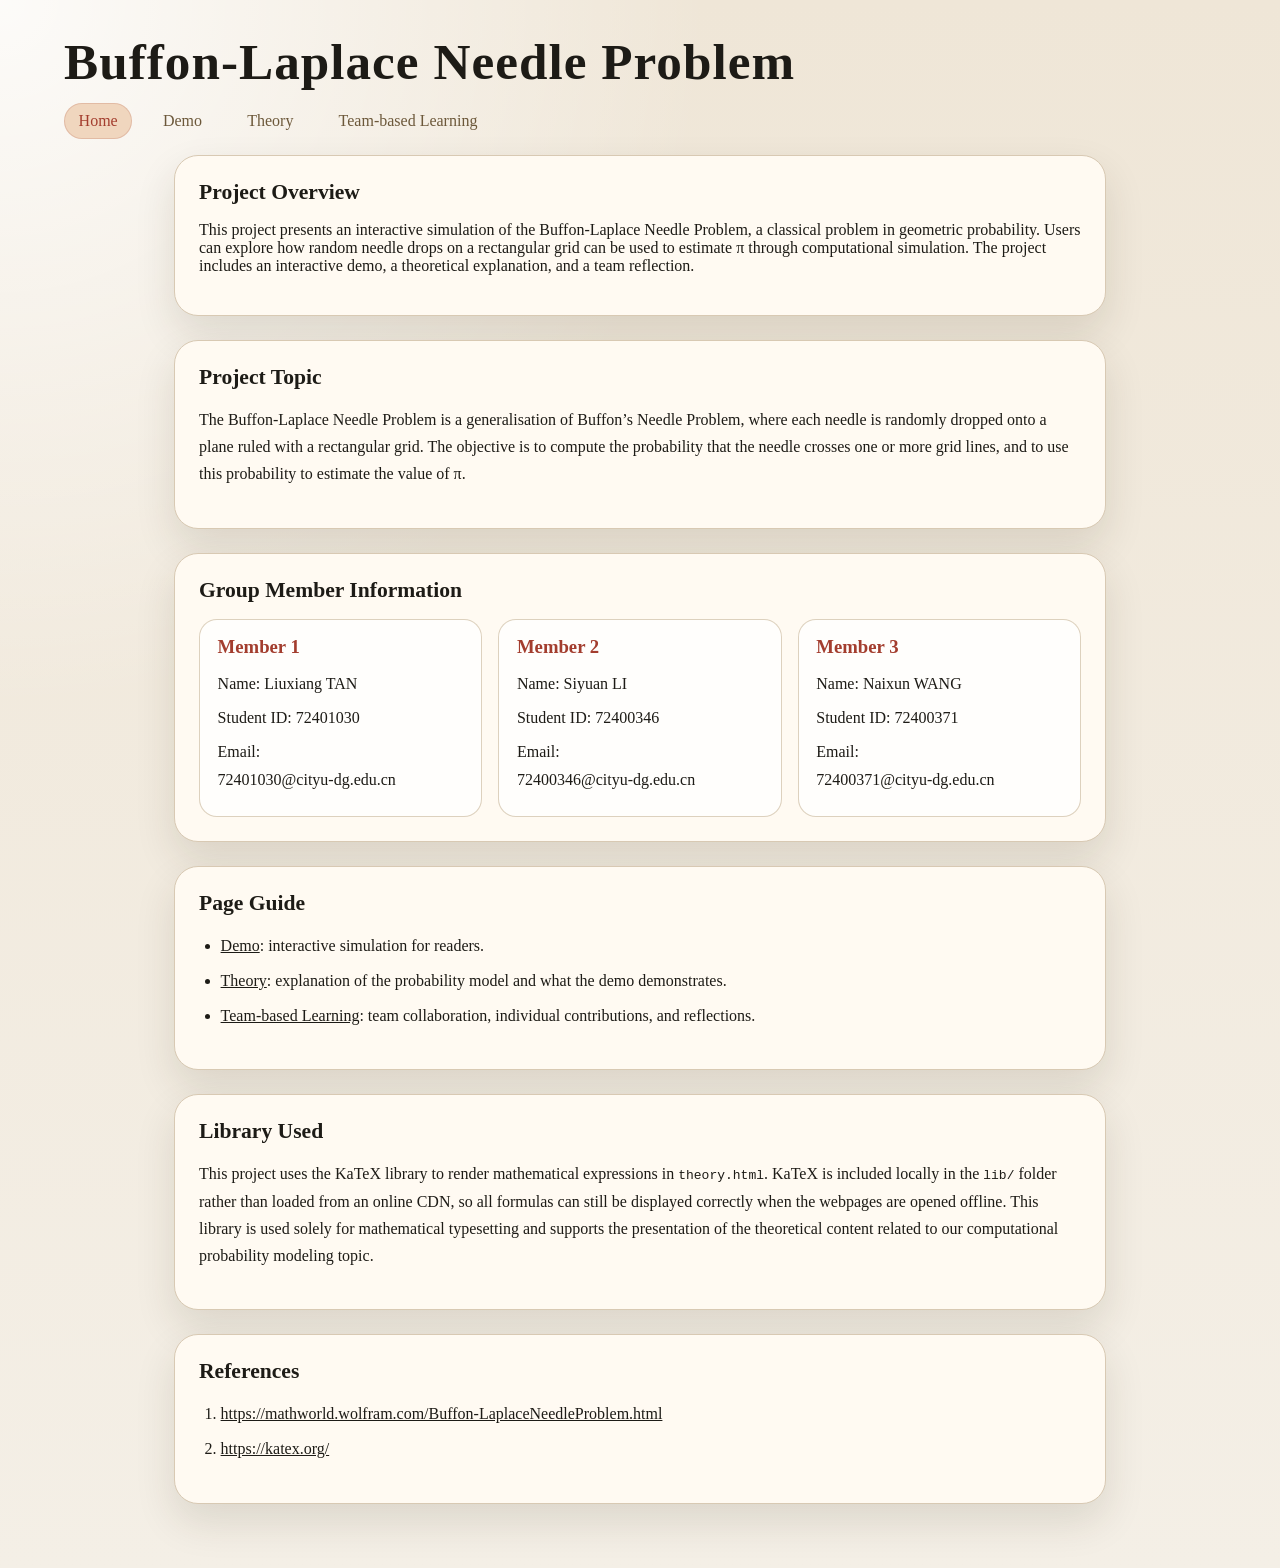
<file: index.html>
<!DOCTYPE html>
<html lang="en">
<head>
    <meta charset="UTF-8">
    <meta name="viewport" content="width=device-width, initial-scale=1.0">
    <title>Buffon-Laplace Project</title>
    <link rel="stylesheet" href="css/style.css">
</head>
<body>
<header class="site-header">
    <h1>Buffon-Laplace Needle Problem</h1>
    <nav class="site-nav">
        <a href="index.html" aria-current="page">Home</a>
        <a href="demo.html">Demo</a>
        <a href="theory.html">Theory</a>
        <a href="tbl.html">Team-based Learning</a>
    </nav>
</header>

<main class="content-page">
    <section class="panel content-hero">

        <h2>Project Overview</h2>
        <p>
            This project presents an interactive simulation of the Buffon-Laplace Needle Problem,
            a classical problem in geometric probability. Users can explore how random needle drops
            on a rectangular grid can be used to estimate π through computational simulation.
            The project includes an interactive demo, a theoretical explanation, and a team reflection.
        </p>
    </section>

    <section class="panel content-section">
        <h2>Project Topic</h2>
        <p>
            The Buffon-Laplace Needle Problem is a generalisation of Buffon’s Needle Problem,
            where each needle is randomly dropped onto a plane ruled with a rectangular grid.
            The objective is to compute the probability that the needle crosses one or more grid lines,
            and to use this probability to estimate the value of π.
        </p>
    </section>

    <section class="panel content-section">
        <h2>Group Member Information</h2>
        <div class="member-grid">
            <article class="member-card">
                <h3>Member 1</h3>
                <p>Name: Liuxiang TAN </p>
                <p>Student ID: 72401030</p>
                <p> Email:<br/> 72401030@cityu-dg.edu.cn</p>
            </article>
            <article class="member-card">
                <h3>Member 2</h3>
                <p>Name: Siyuan LI </p>
                <p>Student ID: 72400346 </p>
                <p>Email:<br/> 72400346@cityu-dg.edu.cn </p>
            </article>
            <article class="member-card">
                <h3>Member 3</h3>
                <p>Name: Naixun WANG </p>
                <p>Student ID: 72400371</p>
                <p>Email:<br/> 72400371@cityu-dg.edu.cn </p>
            </article>
        </div>
    </section>

    <section class="panel content-section">
        <h2>Page Guide</h2>
        <ul class="content-list">
            <li><a href="demo.html">Demo</a>: interactive simulation for readers.</li>
            <li><a href="theory.html">Theory</a>:
                explanation of the probability model and what the demo demonstrates.
            </li>
            <li><a href="tbl.html">Team-based Learning</a>: team collaboration, individual contributions, and reflections.</li>
        </ul>
    </section>

    <section class="panel content-section">
        <h2>Library Used</h2>
        <p>
            This project uses the KaTeX library to render mathematical expressions in
            <code>theory.html</code>. KaTeX is included locally in the <code>lib/</code>
            folder rather than loaded from an online CDN, so all formulas can still be
            displayed correctly when the webpages are opened offline. This library is
            used solely for mathematical typesetting and supports the presentation of
            the theoretical content related to our computational probability modeling topic.
        </p>
    </section>

    <section class="panel content-section">
        <h2>References</h2>
        <ol class="content-list">
            <li><a href="https://mathworld.wolfram.com/Buffon-LaplaceNeedleProblem.html"  target="_blank">
                https://mathworld.wolfram.com/Buffon-LaplaceNeedleProblem.html</a>
            </li>
            <li><a href="https://katex.org/" target="_blank">https://katex.org/</a></li>
        </ol>
    </section>
</main>
</body>
</html>
</file>
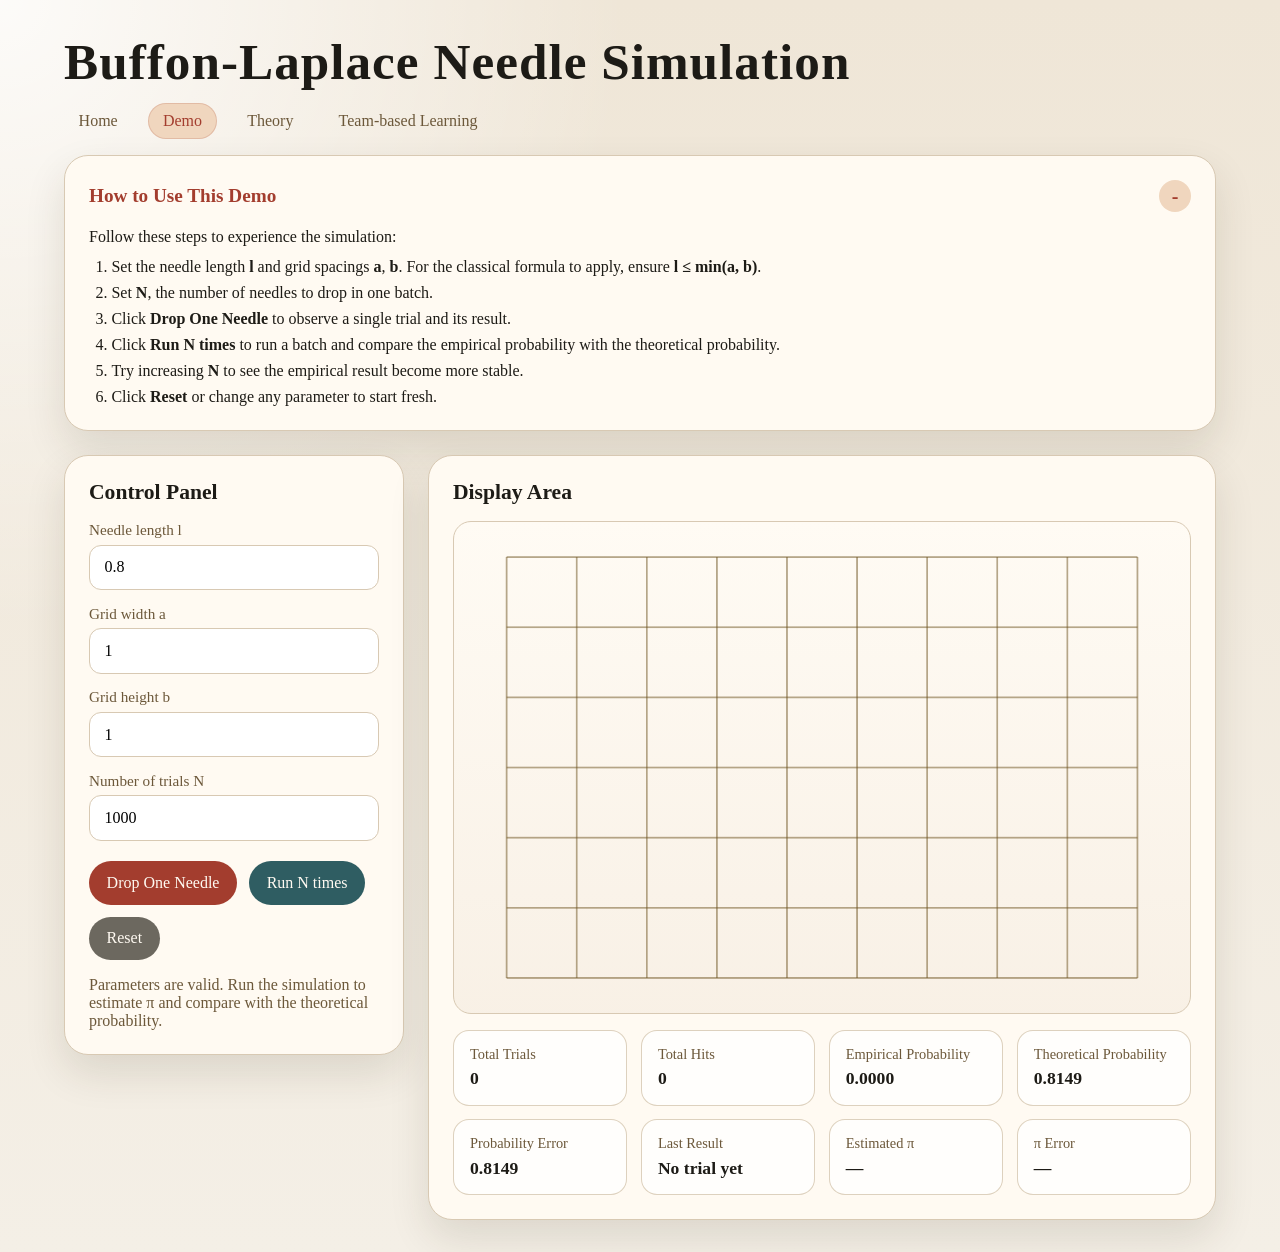
<file: demo.html>
<!DOCTYPE html>
<html lang="en">
<head>
    <meta charset="UTF-8">
    <meta name="viewport" content="width=device-width, initial-scale=1.0">
    <title>Buffon-Laplace Demo</title>
    <link rel="stylesheet" href="css/style.css">
</head>
<body>
<header class="site-header">
    <h1>Buffon-Laplace Needle Simulation</h1>
    <nav class="site-nav">
        <a href="index.html">Home</a>
        <a href="demo.html" aria-current="page">Demo</a>
        <a href="theory.html">Theory</a>
        <a href="tbl.html">Team-based Learning</a>
    </nav>
</header>

<main class="demo-page">
    <section class="demo-guide panel">
        <details open>
            <summary>How to Use This Demo</summary>
            <div class="instructions">
                <p>Follow these steps to experience the simulation:</p>
                <ol>
                    <li>Set the needle length <strong>l</strong> and grid spacings <strong>a</strong>, <strong>b</strong>. For the classical formula to apply, ensure <strong>l ≤ min(a, b)</strong>.</li>
                    <li>Set <strong>N</strong>, the number of needles to drop in one batch.</li>
                    <li>Click <strong>Drop One Needle</strong> to observe a single trial and its result.</li>
                    <li>Click <strong>Run N times</strong> to run a batch and compare the empirical probability with the theoretical probability.</li>
                    <li>Try increasing <strong>N</strong> to see the empirical result become more stable.</li>
                    <li>Click <strong>Reset</strong> or change any parameter to start fresh.</li>
                </ol>
            </div>
        </details>
    </section>

    <div class="demo-layout">
        <section class="control-panel">
            <h2>Control Panel</h2>

            <div class="field-grid">
                <label class="field">
                    <span>Needle length l</span>
                    <input id="needle-length" type="number" min="0.01" step="0.01" value="0.8">
                </label>
                <label class="field">
                    <span>Grid width a</span>
                    <input id="grid-width" type="number" min="0.01" step="0.01" value="1">
                </label>
                <label class="field">
                    <span>Grid height b</span>
                    <input id="grid-height" type="number" min="0.01" step="0.01" value="1">
                </label>
                <label class="field">
                    <span>Number of trials N</span>
                    <input id="trial-count" type="number" min="1" step="1" value="1000">
                </label>
            </div>

            <div class="button-row">
                <button id="drop-one" type="button">Drop One Needle</button>
                <button id="run-many" type="button">Run N times</button>
                <button id="reset-demo" type="button">Reset</button>
            </div>

            <p id="status-message" class="status-message">Set parameters and start the simulation.</p>
        </section>

        <section class="display-panel">
            <h2>Display Area</h2>
            <canvas id="simulation-canvas" width="840" height="560"></canvas>

            <div class="stats-grid">
                <div class="stat-card">
                    <span class="stat-label">Total Trials</span>
                    <strong id="total-trials">0</strong>
                </div>
                <div class="stat-card">
                    <span class="stat-label">Total Hits</span>
                    <strong id="total-hits">0</strong>
                </div>
                <div class="stat-card">
                    <span class="stat-label">Empirical Probability</span>
                    <strong id="empirical-probability">0.0000</strong>
                </div>
                <div class="stat-card">
                    <span class="stat-label">Theoretical Probability</span>
                    <strong id="theoretical-probability">0.0000</strong>
                </div>
                <div class="stat-card">
                    <span class="stat-label">Probability Error</span>
                    <strong id="probability-error">0.0000</strong>
                </div>
                <div class="stat-card">
                    <span class="stat-label">Last Result</span>
                    <strong id="last-result">No trial yet</strong>
                </div>
                <div class="stat-card stat-card--highlight">
                    <span class="stat-label">Estimated π</span>
                    <strong id="estimated-pi">—</strong>
                </div>
                <div class="stat-card stat-card--highlight">
                    <span class="stat-label">π Error</span>
                    <strong id="pi-error">—</strong>
                </div>
            </div>
        </section>
    </div>
</main>

<script src="js/demo.js"></script>
</body>
</html>
</file>
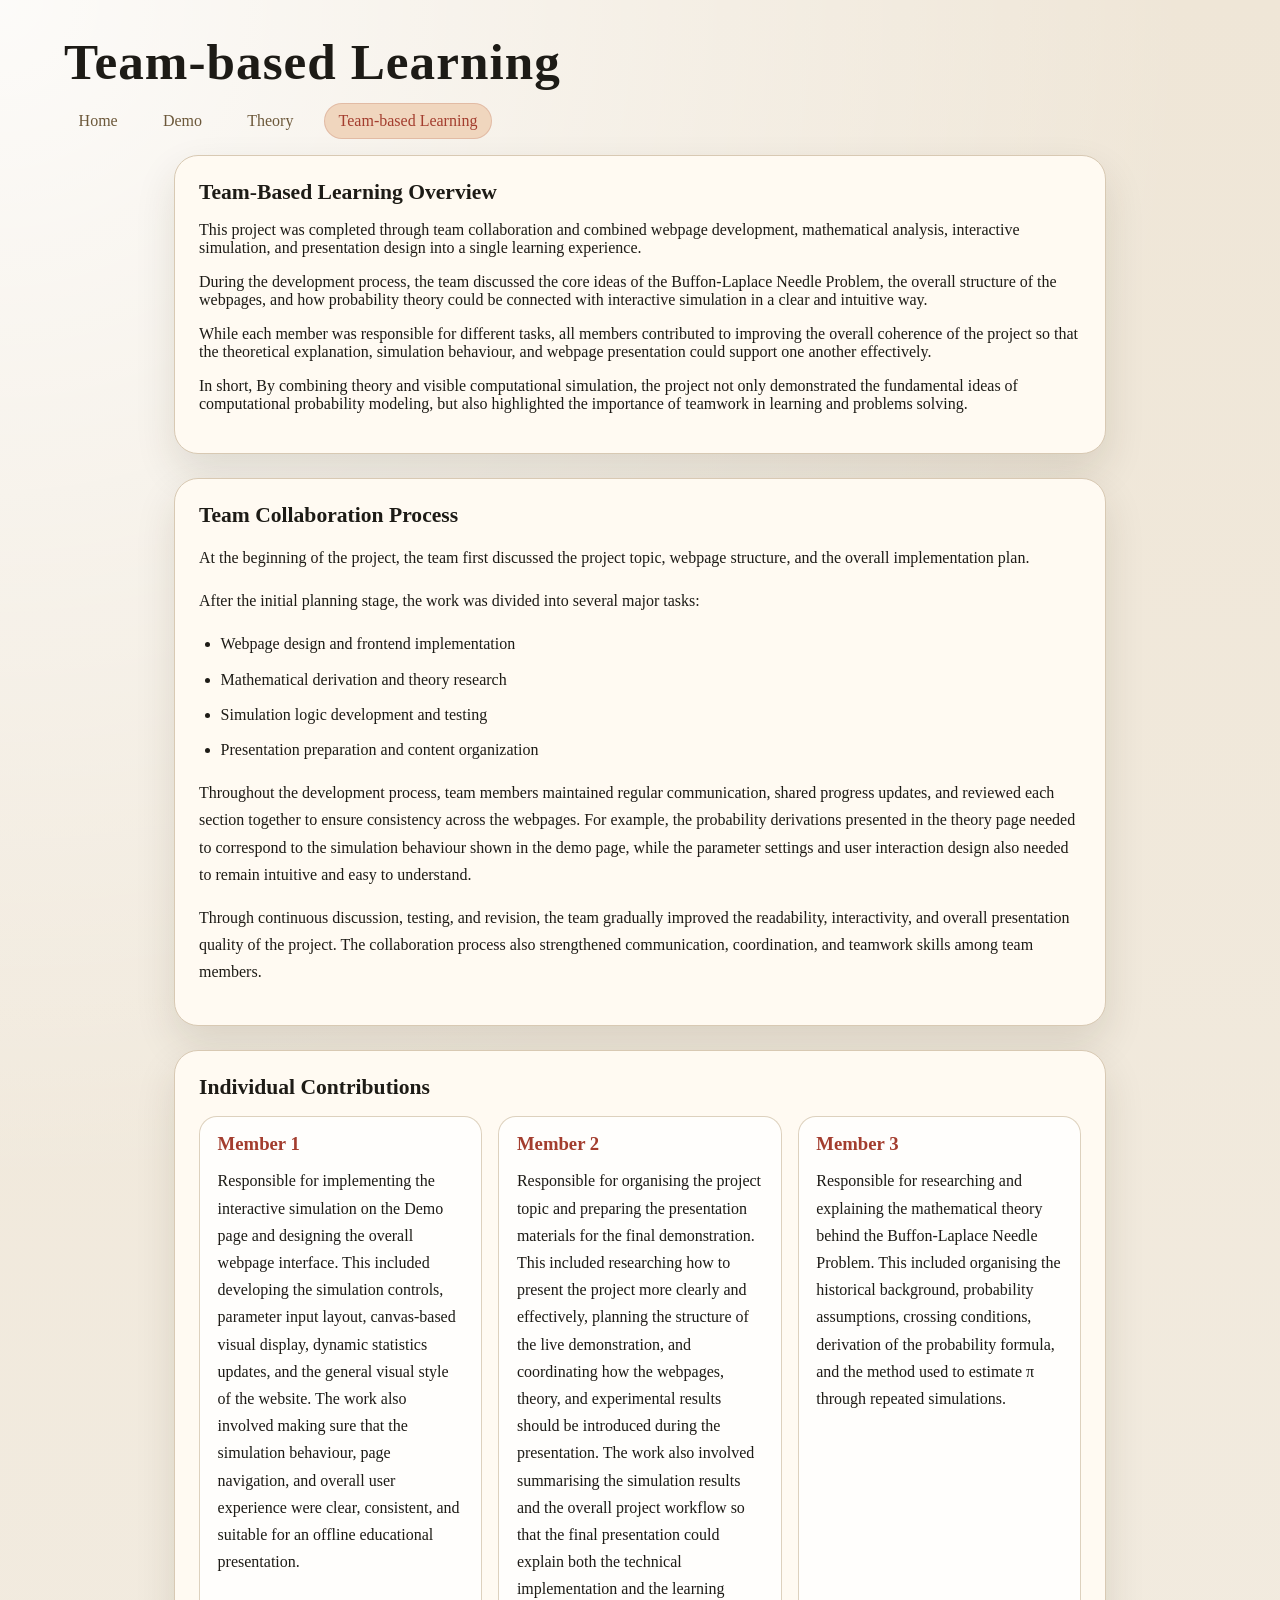
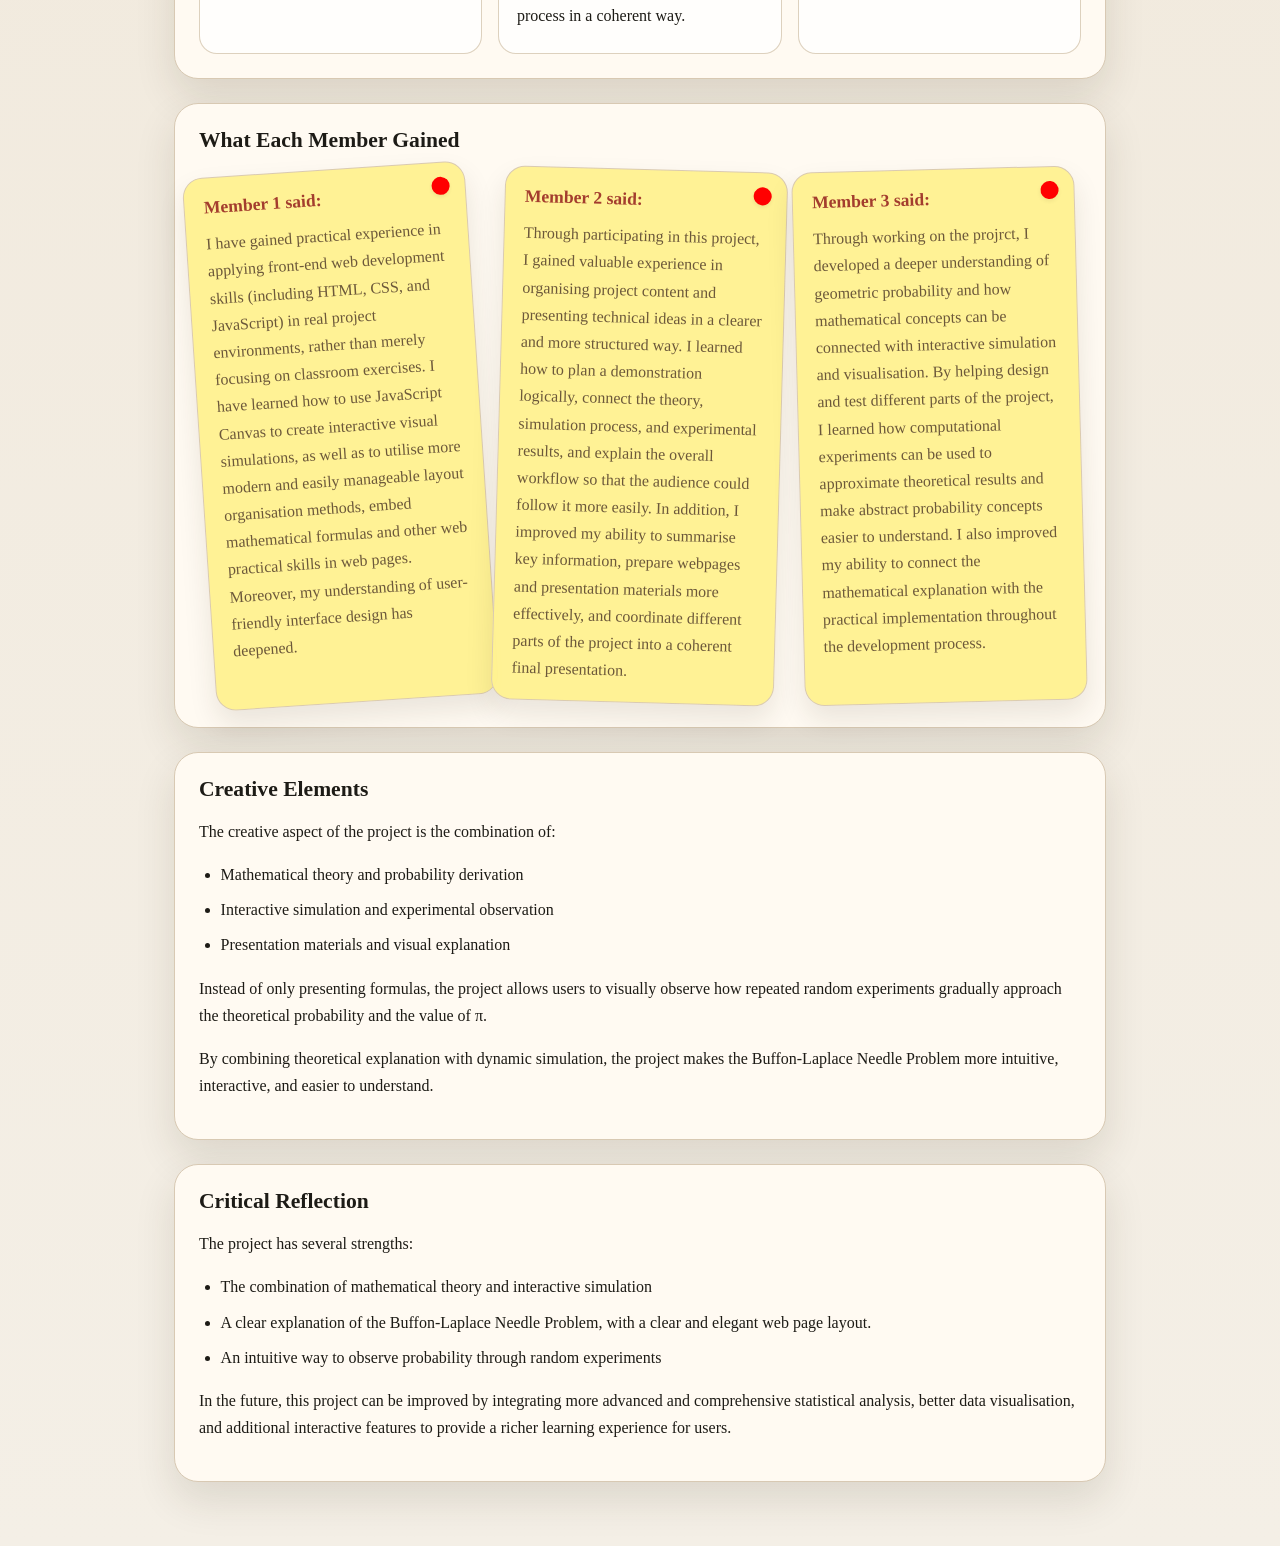
<file: tbl.html>
<!DOCTYPE html>
<html lang="en">
<head>
    <meta charset="UTF-8">
    <meta name="viewport" content="width=device-width, initial-scale=1.0">
    <title>Team-based Learning</title>
    <link rel="stylesheet" href="css/style.css">
</head>
<body>
<header class="site-header">
    <h1>Team-based Learning</h1>
    <nav class="site-nav">
        <a href="index.html">Home</a>
        <a href="demo.html">Demo</a>
        <a href="theory.html">Theory</a>
        <a href="tbl.html" aria-current="page">Team-based Learning</a>
    </nav>
</header>

<main class="content-page">
    <section class="panel content-hero">
        <h2>Team-Based Learning Overview</h2>
        <p>
            This project was completed through team collaboration and combined
            webpage development, mathematical analysis, interactive simulation,
            and presentation design into a single learning experience.
        </p>
        <p>
            During the development process, the team discussed the core ideas of the
            Buffon-Laplace Needle Problem, the overall structure of the webpages,
            and how probability theory could be connected with interactive simulation
            in a clear and intuitive way.
        </p>
        <p>
            While each member was responsible for different tasks,
            all members contributed to improving the overall coherence of the project
            so that the theoretical explanation, simulation behaviour,
            and webpage presentation could support one another effectively.
        </p>
        <p>
            In short, By combining theory  and  visible computational simulation,
            the project not only demonstrated the fundamental ideas of computational probability modeling,
            but also highlighted the importance of teamwork in learning and problems solving.
        </p>
    </section>

    <section class="panel content-section">
        <h2>Team Collaboration Process</h2>
        <p>
            At the beginning of the project, the team first discussed the project topic,
            webpage structure, and the overall implementation plan.
        </p>
        <p>
            After the initial planning stage,
            the work was divided into several major tasks:
        <ul class="content-list">
            <li>Webpage design and frontend implementation</li>
            <li>Mathematical derivation and theory research</li>
            <li>Simulation logic development and testing</li>
            <li>Presentation preparation and content organization</li>
        </ul>
        </p>
        <p>
            Throughout the development process, team members maintained regular communication,
            shared progress updates, and reviewed each section together to ensure consistency across the webpages.

            For example, the probability derivations presented in the theory page
            needed to correspond to the simulation behaviour shown in the demo page,
            while the parameter settings and user interaction design
            also needed to remain intuitive and easy to understand.
        </p>
        <p>
            Through continuous discussion, testing, and revision,
            the team gradually improved the readability, interactivity,
            and overall presentation quality of the project.
            The collaboration process also strengthened
            communication, coordination, and teamwork skills among team members.
        </p>
    </section>

    <section class="panel content-section">
        <h2>Individual Contributions</h2>
        <div class="member-grid">
            <article class="member-card">
                <h3>Member 1</h3>
                <p>Responsible for implementing the interactive simulation on the
                    Demo page and designing the overall webpage interface. This included developing
                    the simulation controls, parameter input layout, canvas-based visual display,
                    dynamic statistics updates, and the general visual style of the website.
                    The work also involved making sure that the simulation behaviour, page navigation,
                    and overall user experience were clear, consistent, and suitable for an offline educational presentation.</p>
            </article>
            <article class="member-card">
                <h3>Member 2</h3>
                <p>Responsible for organising the project topic and preparing the
                    presentation materials for the final demonstration. This included researching how to
                    present the project more clearly and effectively, planning the structure of the live
                    demonstration, and coordinating how the webpages, theory, and experimental results
                    should be introduced during the presentation. The work also involved summarising the
                    simulation results and the overall project workflow so that the final presentation
                    could explain both the technical implementation and the learning process in a coherent way.</p>
            </article>
            <article class="member-card">
                <h3>Member 3</h3>
                <p>Responsible for researching and explaining the mathematical theory behind the
                    Buffon-Laplace Needle Problem. This included organising the historical background,
                    probability assumptions, crossing conditions, derivation of the probability formula,
                    and the method used to estimate π through repeated simulations.</p>
            </article>
        </div>
    </section>

    <section class="panel content-section">
        <h2>What Each Member Gained</h2>
        <div class="gained-grid">
            <article class="gained-card">
                <h3>Member 1 said: </h3>
                <p> I have gained practical experience in applying front-end web development skills
                    (including HTML, CSS, and JavaScript)
                    in real project environments, rather than merely focusing on classroom exercises.
                    I have learned how to use JavaScript Canvas to create interactive visual simulations,
                    as well as to utilise more modern and easily manageable layout organisation methods,
                    embed mathematical formulas and other web practical skills in web pages.
                    Moreover, my understanding of user-friendly interface design has deepened.</p>
            </article>
            <article class="gained-card">
                <h3>Member 2 said: </h3>
                <p>
                    Through participating in this project,
                    I gained valuable experience in organising project content
                    and presenting technical ideas in a clearer and more structured way.
                    I learned how to plan a demonstration logically,
                    connect the theory, simulation process, and experimental results,
                    and explain the overall workflow so that the audience could follow it more easily.
                    In addition, I improved my ability to summarise key information,
                    prepare webpages and presentation materials more effectively,
                    and coordinate different parts of the project into a coherent final presentation.
                </p>
            </article>
            <article class="gained-card">
                <h3>Member 3 said: </h3>
                <p>
                    Through working on the projrct,
                    I developed a deeper understanding of geometric probability
                    and how mathematical concepts can be connected with
                    interactive simulation and visualisation.
                    By helping design and test different parts of the project,
                    I learned how computational experiments can be used
                    to approximate theoretical results
                    and make abstract probability concepts easier to understand.
                    I also improved my ability to connect the mathematical explanation
                    with the practical implementation
                    throughout the development process.</p>
            </article>
        </div>
    </section>

    <section class="panel content-section">
        <h2>Creative Elements</h2>
        <p>
            The creative aspect of the project is the combination of:
        </p>

        <ul class="content-list">
            <li>Mathematical theory and probability derivation</li>
            <li>Interactive simulation and experimental observation</li>
            <li>Presentation materials and visual explanation</li>
        </ul>

        <p>
            Instead of only presenting formulas, the project allows users
            to visually observe how repeated random experiments gradually approach
            the theoretical probability and the value of π.
        </p>
        <p>
            By combining theoretical explanation with dynamic simulation,
            the project makes the Buffon-Laplace Needle Problem
            more intuitive, interactive, and easier to understand.
        </p>
    </section>

    <section class="panel content-section">
        <h2>Critical Reflection</h2>
        <p>
            The project has several strengths:
        </p>

        <ul class="content-list">
            <li>The combination of mathematical theory and interactive simulation</li>
            <li>A clear explanation of the Buffon-Laplace Needle Problem, with a clear and elegant web page layout.</li>
            <li>An intuitive way to observe probability through random experiments</li>
        </ul>

        <p>
            In the future, this project can be improved by integrating more advanced and comprehensive statistical analysis,
            better data visualisation, and additional interactive features to provide a richer learning experience for users.
        </p>
    </section>
</main>
</body>
</html>
</file>
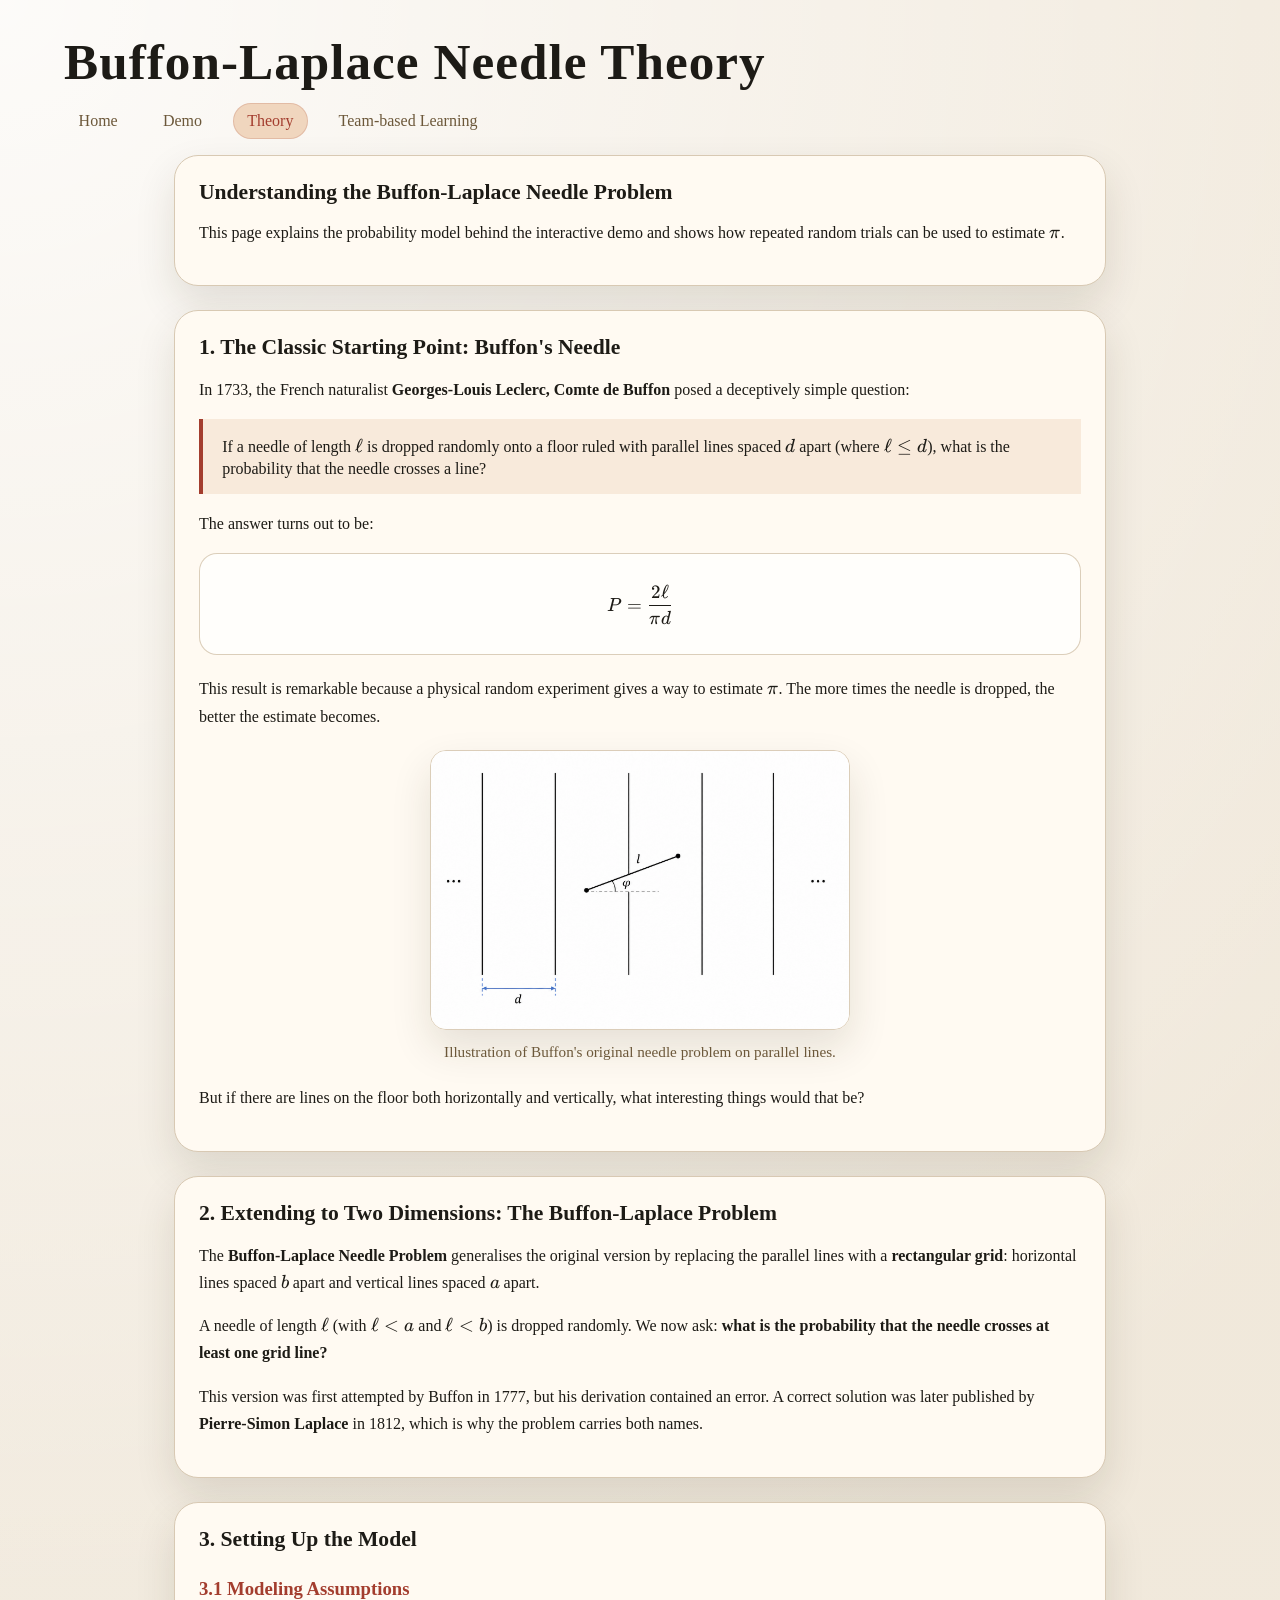
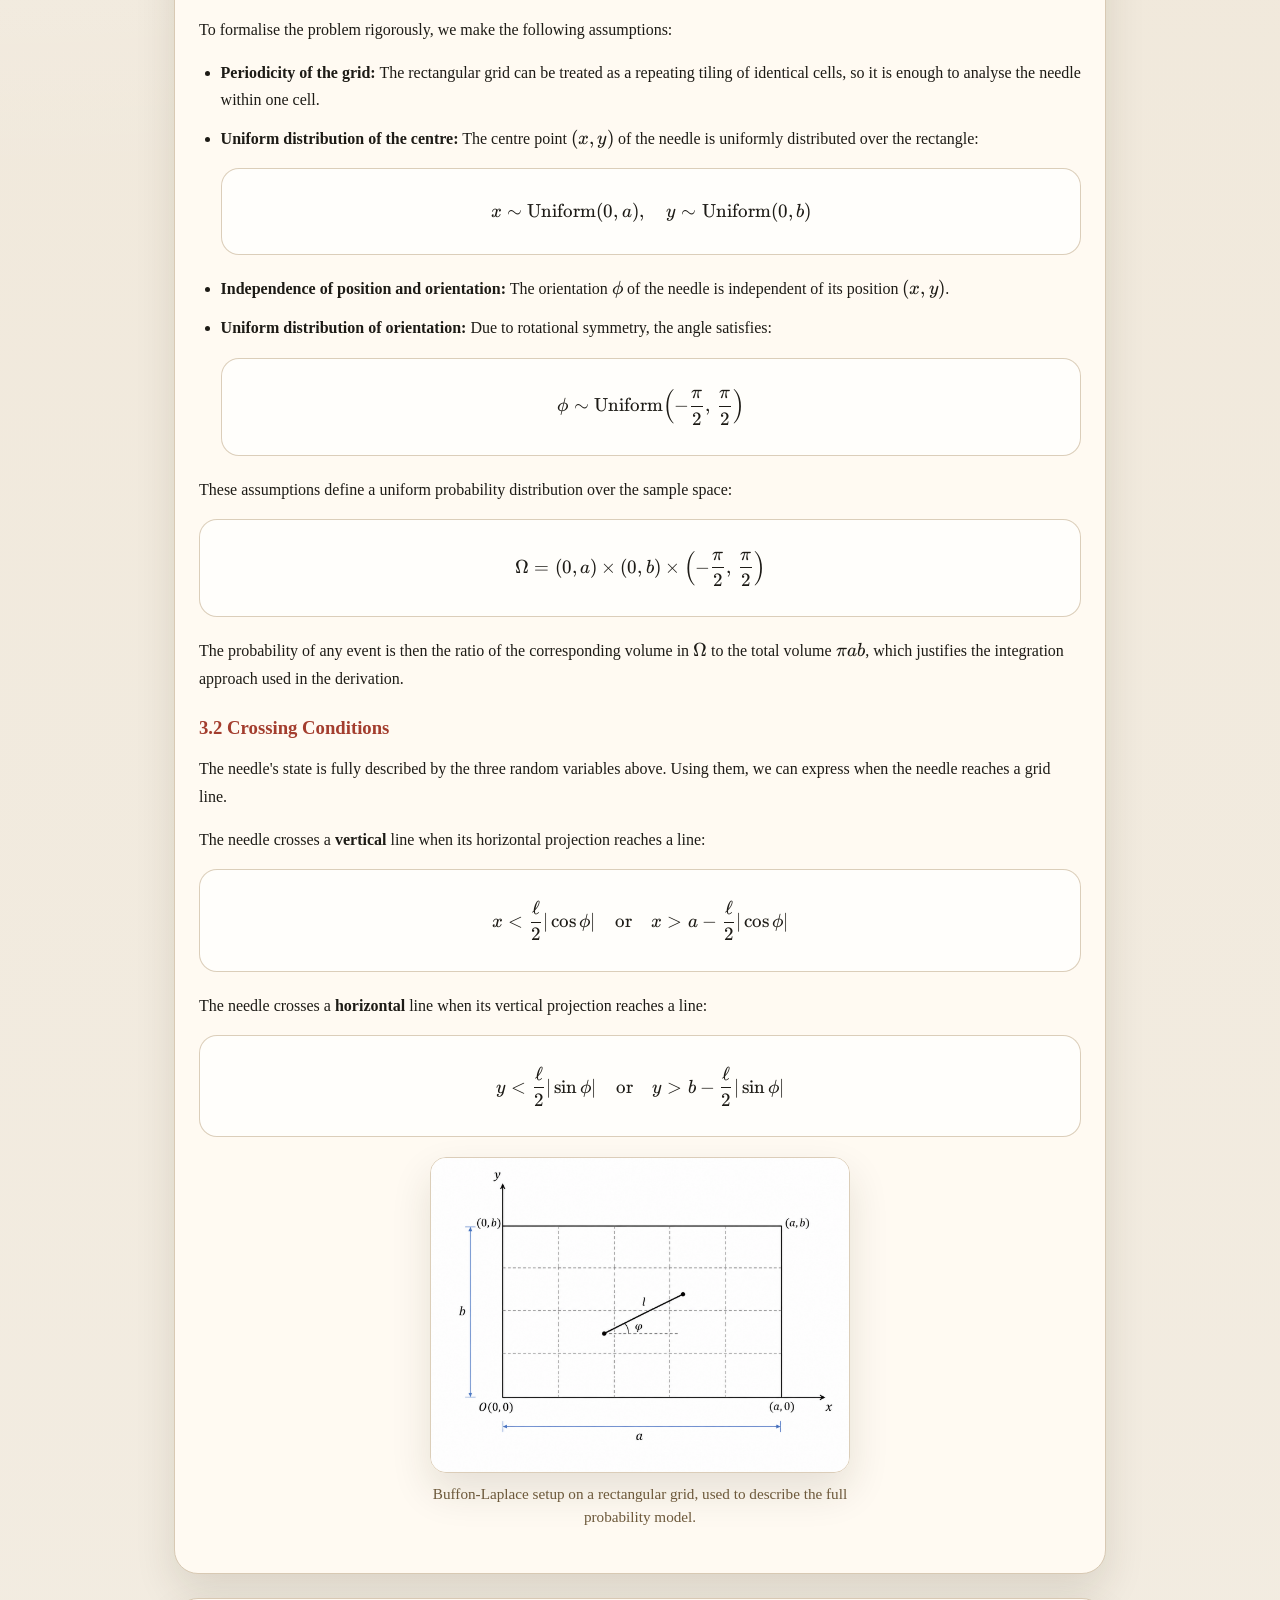
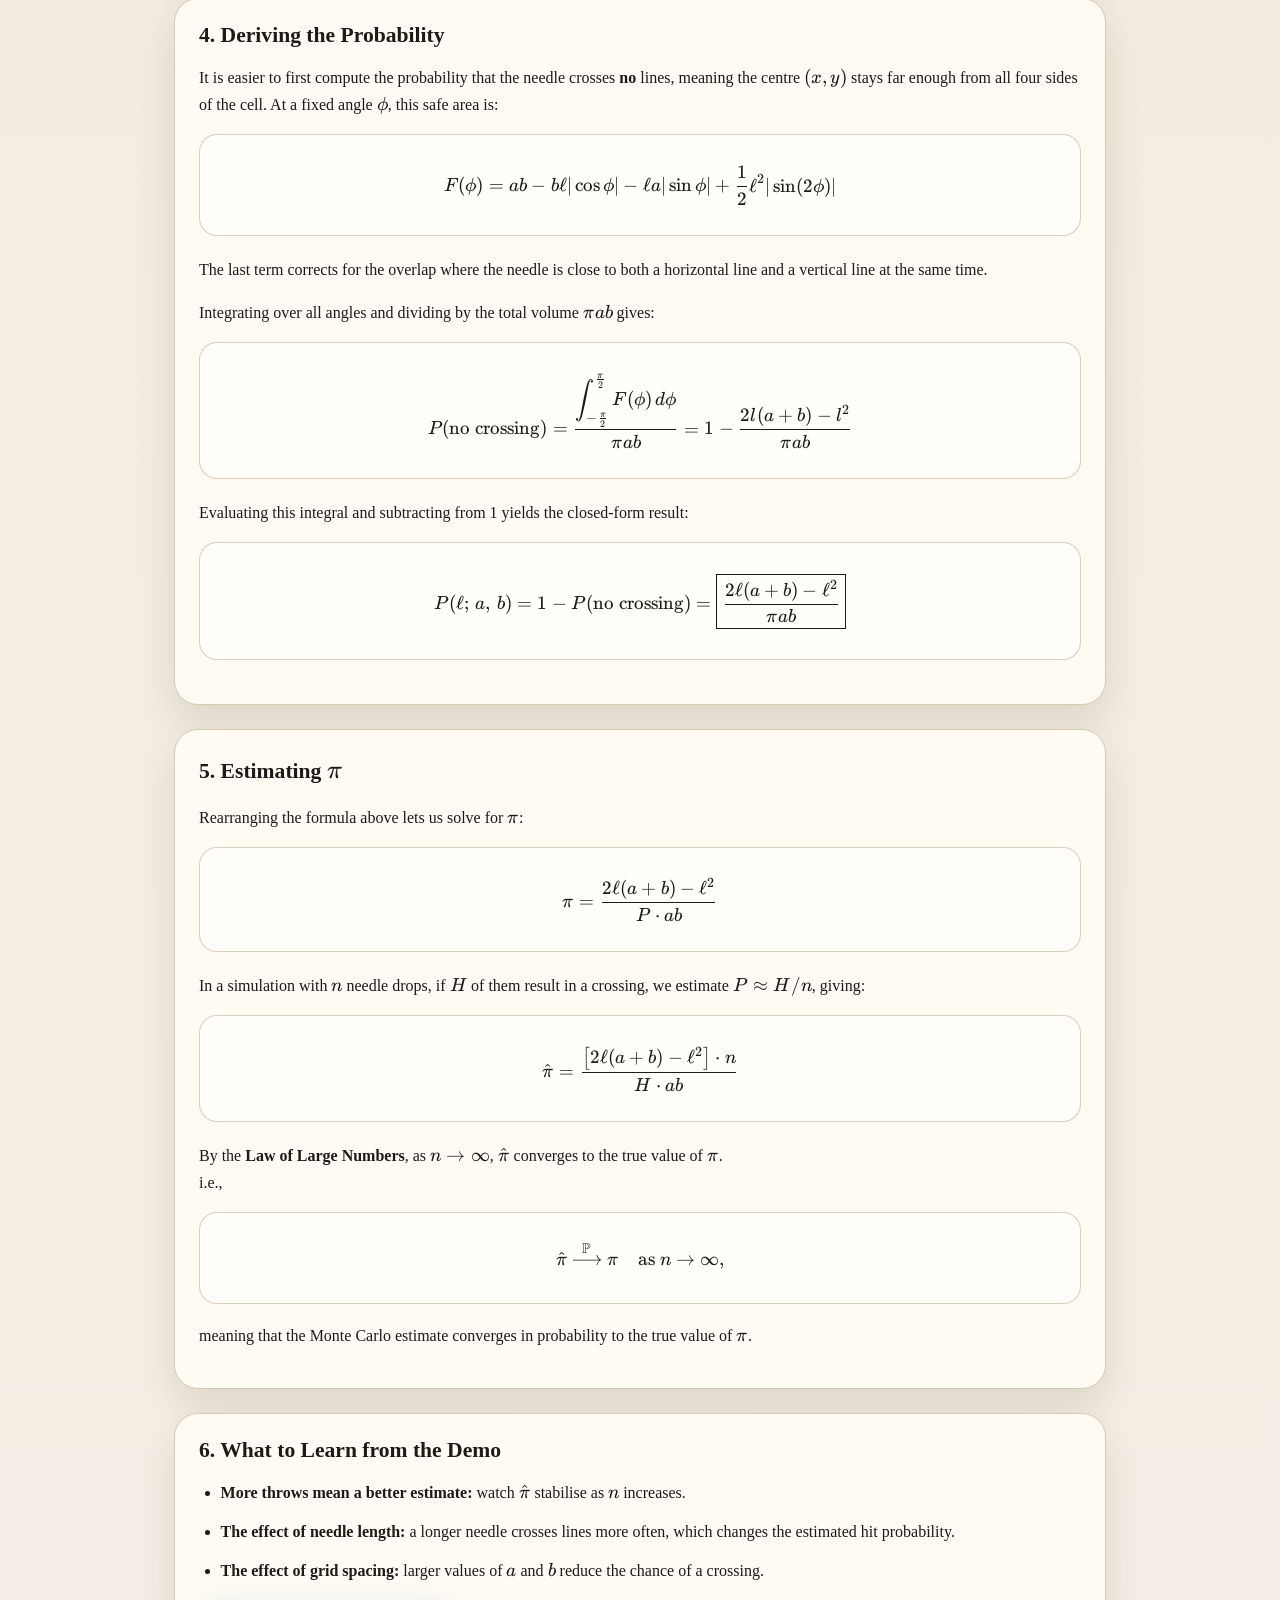
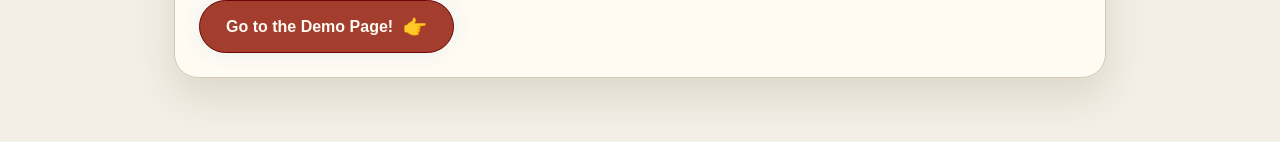
<file: theory.html>
<!DOCTYPE html>
<html lang="en">
<head>
    <meta charset="UTF-8">
    <meta name="viewport" content="width=device-width, initial-scale=1.0">
    <title>Buffon-Laplace Theory</title>
    <link rel="stylesheet" href="css/style.css">
    <link rel="stylesheet" href="lib/katex/katex.min.css">
</head>
<body>
<header class="site-header">
    <h1>Buffon-Laplace Needle Theory</h1>
    <nav class="site-nav">
        <a href="index.html">Home</a>
        <a href="demo.html">Demo</a>
        <a href="theory.html" aria-current="page">Theory</a>
        <a href="tbl.html">Team-based Learning</a>
    </nav>
</header>

<main class="theory-page">
    <section class="theory-hero panel">

        <h2>Understanding the Buffon-Laplace Needle Problem</h2>
        <p>
            This page explains the probability model behind the interactive demo and shows how repeated random trials can be used to estimate
            <span class="math-inline" data-math="\pi"></span>.
        </p>
    </section>

    <section class="panel theory-section">
        <h2>1. The Classic Starting Point: Buffon's Needle</h2>
        <p>
            In 1733, the French naturalist <strong>Georges-Louis Leclerc, Comte de Buffon</strong> posed a deceptively simple question:
        </p>
        <blockquote class="theory-quote">
            If a needle of length <span class="math-inline" data-math="\ell"></span> is dropped randomly onto a floor ruled with parallel lines spaced
            <span class="math-inline" data-math="d"></span> apart (where
            <span class="math-inline" data-math="\ell \leq d"></span>), what is the probability that the needle crosses a line?
        </blockquote>
        <p>The answer turns out to be:</p>
        <div class="math-display" data-math="P = \frac{2\ell}{\pi d}"></div>
        <p>
            This result is remarkable because a physical random experiment gives a way to estimate
            <span class="math-inline" data-math="\pi"></span>. The more times the needle is dropped, the better the estimate becomes.
        </p>
        <figure class="theory-figure">
            <img src="images/buffon.png" alt="Illustration of the classic Buffon's needle problem with parallel lines and a dropped needle.">
            <figcaption>Illustration of Buffon's original needle problem on parallel lines.</figcaption>
        </figure>
        <p>But if there are lines on the floor both horizontally and vertically, what interesting things would that be?</p>
    </section>

    <section class="panel theory-section">
        <h2>2. Extending to Two Dimensions: The Buffon-Laplace Problem</h2>
        <p>
            The <strong>Buffon-Laplace Needle Problem</strong> generalises the original version by replacing the parallel lines with a
            <strong>rectangular grid</strong>: horizontal lines spaced
            <span class="math-inline" data-math="b"></span> apart and vertical lines spaced
            <span class="math-inline" data-math="a"></span> apart.
        </p>
        <p>
            A needle of length <span class="math-inline" data-math="\ell"></span> (with
            <span class="math-inline" data-math="\ell < a"></span> and
            <span class="math-inline" data-math="\ell < b"></span>) is dropped randomly. We now ask:
            <strong>what is the probability that the needle crosses at least one grid line?</strong>
        </p>
        <p>
            This version was first attempted by Buffon in 1777, but his derivation contained an error. A correct solution was later published by
            <strong>Pierre-Simon Laplace</strong> in 1812, which is why the problem carries both names.
        </p>
    </section>

    <section class="panel theory-section">
        <h2>3. Setting Up the Model</h2>

        <h3>3.1 Modeling Assumptions</h3>
        <p>To formalise the problem rigorously, we make the following assumptions:</p>
        <ul class="theory-list">
            <li>
                <strong>Periodicity of the grid:</strong>
                The rectangular grid can be treated as a repeating tiling of identical cells, so it is enough to analyse the needle within one cell.
            </li>
            <li>
                <strong>Uniform distribution of the centre:</strong>
                The centre point <span class="math-inline" data-math="(x, y)"></span> of the needle is uniformly distributed over the rectangle:
                <div class="math-display" data-math="x \sim \text{Uniform}(0, a), \quad y \sim \text{Uniform}(0, b)"></div>
            </li>
            <li>
                <strong>Independence of position and orientation:</strong>
                The orientation <span class="math-inline" data-math="\phi"></span> of the needle is independent of its position
                <span class="math-inline" data-math="(x, y)"></span>.
            </li>
            <li>
                <strong>Uniform distribution of orientation:</strong>
                Due to rotational symmetry, the angle satisfies:
                <div class="math-display" data-math="\phi \sim \text{Uniform}\!\left(-\frac{\pi}{2},\, \frac{\pi}{2}\right)"></div>
            </li>
        </ul>

        <p>These assumptions define a uniform probability distribution over the sample space:</p>
        <div class="math-display" data-math="\Omega = (0,a) \times (0,b) \times \left(-\frac{\pi}{2},\, \frac{\pi}{2}\right)"></div>
        <p>
            The probability of any event is then the ratio of the corresponding volume in
            <span class="math-inline" data-math="\Omega"></span> to the total volume
            <span class="math-inline" data-math="\pi ab"></span>, which justifies the integration approach used in the derivation.
        </p>

        <h3>3.2 Crossing Conditions</h3>
        <p>
            The needle's state is fully described by the three random variables above. Using them, we can express when the needle reaches a grid line.
        </p>
        <p>The needle crosses a <strong>vertical</strong> line when its horizontal projection reaches a line:</p>
        <div class="math-display" data-math="x < \frac{\ell}{2}|\cos\phi| \quad \text{or} \quad x > a - \frac{\ell}{2}|\cos\phi|"></div>
        <p>The needle crosses a <strong>horizontal</strong> line when its vertical projection reaches a line:</p>
        <div class="math-display" data-math="y < \frac{\ell}{2}|\sin\phi| \quad \text{or} \quad y > b - \frac{\ell}{2}|\sin\phi|"></div>
        <figure class="theory-figure">
            <img src="images/buffon-Laplace.png" alt="Illustration of the Buffon-Laplace model on a rectangular grid showing a needle inside one cell.">
            <figcaption>Buffon-Laplace setup on a rectangular grid, used to describe the full probability model.</figcaption>
        </figure>
    </section>

    <section class="panel theory-section">
        <h2>4. Deriving the Probability</h2>
        <p>
            It is easier to first compute the probability that the needle crosses <strong>no</strong> lines, meaning the centre
            <span class="math-inline" data-math="(x, y)"></span> stays far enough from all four sides of the cell. At a fixed angle
            <span class="math-inline" data-math="\phi"></span>, this safe area is:
        </p>
        <div class="math-display" data-math="F(\phi) = ab - b\ell|\cos\phi| - \ell a|\sin\phi| + \frac{1}{2}\ell^2|\sin(2\phi)|"></div>
        <p>
            The last term corrects for the overlap where the needle is close to both a horizontal line and a vertical line at the same time.
        </p>
        <p>Integrating over all angles and dividing by the total volume <span class="math-inline" data-math="\pi ab"></span> gives:</p>
        <div class="math-display" data-math="P(\text{no crossing}) = \frac{\displaystyle\int_{-\frac{\pi}{2}}^{\frac{\pi}{2}} F(\phi)\, d\phi}{\pi ab} = 1 - \frac{2l(a+b) - l^2}{\pi ab}"></div>
        <p>Evaluating this integral and subtracting from 1 yields the closed-form result:</p>
        <div class="math-display" data-math="P(\ell;\, a,\, b) = 1 - P(\text{no crossing}) = \boxed{ \frac{2\ell(a + b) - \ell^2}{\pi ab}}"></div>
    </section>

    <section class="panel theory-section">
        <h2>5. Estimating <span class="math-inline" data-math="\pi"></span></h2>
        <p>Rearranging the formula above lets us solve for <span class="math-inline" data-math="\pi"></span>:</p>
        <div class="math-display" data-math="\pi = \frac{2\ell(a + b) - \ell^2}{P \cdot ab}"></div>
        <p>
            In a simulation with <span class="math-inline" data-math="n"></span> needle drops, if
            <span class="math-inline" data-math="H"></span> of them result in a crossing, we estimate
            <span class="math-inline" data-math="P \approx H/n"></span>, giving:
        </p>
        <div class="math-display" data-math="\hat{\pi} = \frac{\left[2\ell(a + b) - \ell^2\right] \cdot n}{H \cdot ab}"></div>
        <p>
            By the <strong>Law of Large Numbers</strong>, as
            <span class="math-inline" data-math="n \to \infty"></span>,
            <span class="math-inline" data-math="\hat{\pi}"></span> converges to the true value of
            <span class="math-inline" data-math="\pi"></span>.
            <br/>i.e.,
             <p class="math-display" data-math="\hat{\pi} \xrightarrow{\mathbb{P}} \pi \quad \text{as } n \to \infty,"></p>
            meaning that the Monte Carlo estimate converges in probability to the true value of <span class="math-inline" data-math="\pi"></span>.
        </p>
    </section>

    <section class="panel theory-section">
        <h2>6. What to Learn from the Demo</h2>
        <ul class="theory-list">
            <li><strong>More throws mean a better estimate:</strong> watch <span class="math-inline" data-math="\hat{\pi}"></span> stabilise as <span class="math-inline" data-math="n"></span> increases.</li>
            <li><strong>The effect of needle length:</strong> a longer needle crosses lines more often, which changes the estimated hit probability.</li>
            <li><strong>The effect of grid spacing:</strong> larger values of <span class="math-inline" data-math="a"></span> and <span class="math-inline" data-math="b"></span> reduce the chance of a crossing.</li>
        </ul>
        <button class="jumpToDemo" type="button" onclick="window.open('demo.html', '_blank', 'noopener');">
            <span>
                Go to the Demo Page!
            </span>
            <span class="scroll-icon">👉</span>
        </button>
    </section>
</main>

<!--Using katex ensures that mathematical formulas are displayed perfectly.-->
<script src="lib/katex/katex.min.js"></script>
<script>
    document.addEventListener("DOMContentLoaded", function () {
        document.querySelectorAll("[data-math]").forEach(function (node) {
            var math = node.getAttribute("data-math");
            var displayMode = node.classList.contains("math-display");

            katex.render(math, node, {
                displayMode: displayMode,
                throwOnError: false
            });
        });
    });
</script>
</body>
</html>
</file>
<file: css/style.css>
/*定义 CSS 变量，统一管理*/
:root {
    /* Surface & Background */
    --page-bg: #f4efe6;
    --panel-bg: #fffaf2;
    --panel-border: #d8c9b3;

    /*text*/
    --text-main: #1d1b16;
    --text-muted: #6c583a;


    /*强调与弱强调*/
    --accent: #a33d2e;
    --accent-soft: #f0d6be;

    /*网格与针*/
    --grid-line: #6c521e;
    --needle-hit: #b7342d;
    --needle-miss: #00bbc1;
    --shadow: 0 18px 40px rgba(48, 38, 20, 0.12);
}


* {
    box-sizing: border-box;
}

body {
    margin: 0;
    font-family: "Georgia","Times New Roman", serif;
    color: var(--text-main);
    background:
        radial-gradient(circle at top left, rgba(255, 255, 255, 0.85), transparent 35%),
        linear-gradient(180deg, #efe6d7 0%, var(--page-bg) 100%);
    min-height: 100vh;
}

a {
    color: inherit;
}

.site-header {
    padding: 2rem 1.5rem 1rem;
    max-width: 1200px;
    margin: 0 auto;
}

.site-header h1 {
    margin: 0 0 0.75rem;
    font-size: clamp(2rem, 4vw, 3.25rem);
    letter-spacing: 0.02em;
}

.site-nav {
    display: flex;
    gap: 1rem;
    flex-wrap: wrap;
}

.site-nav a {
    text-decoration: none;
    padding: 0.5rem 0.85rem;
    border: 1px solid transparent;
    border-radius: 999px;
    color: var(--text-muted);
}

/*自动高亮当前页面*/
.site-nav a[aria-current="page"] {
    background: var(--accent-soft);
    color: var(--accent);
    border-color: rgba(163, 61, 46, 0.18);
}

.demo-page {
    max-width: 1200px;
    margin: 0 auto;
    padding: 0 1.5rem 2rem;
}

.content-page {
    max-width: 980px;
    margin: 0 auto;
    padding: 0 1.5rem 2.5rem;
}

.content-hero,
.content-section {
    margin-bottom: 1.5rem;
}

.content-hero h2,
.content-section h2 {
    margin-top: 0;
}

.content-section p {
    line-height: 1.7;
}

.content-list {
    padding-left: 1.35rem;
    line-height: 1.7;
}

.content-list li + li {
    margin-top: 0.5rem;
}

.member-grid {
    display: grid;
    grid-template-columns: repeat(auto-fit, minmax(220px, 1fr));
    gap: 1rem;
}

.member-card {
    padding: 1rem 1.1rem;
    border-radius: 18px;
    background: rgba(255, 255, 255, 0.72);
    border: 1px solid rgba(216, 201, 179, 0.85);
}

.member-card h3 {
    margin-top: 0;
    margin-bottom: 0.75rem;
    color: var(--accent);
}

.member-card p {
    margin: 0.45rem 0;
}


/* tbl.html Comment Card*/
.gained-grid {
    display: grid;
    grid-template-columns: repeat(3, minmax(0, 1fr));
    gap: 1rem;
}

.gained-card {
    position: relative;
    padding: 1.2rem 1.2rem 1.1rem;
    border-radius: 20px;
    background: rgba(255, 242, 145, 0.96);
    border: 1px solid rgba(216, 201, 179, 0.95);
    box-shadow: 0 14px 28px rgba(48, 38, 20, 0.1);
    transform: rotate(-3.8deg);
}

.gained-card:nth-child(2) {
    transform: rotate(1.6deg);
}

.gained-card:nth-child(3) {
    transform: rotate(-1.5deg);
}


.gained-card::before {
    content: "";
    position: absolute;
    top: 0.85rem;
    right: 1rem;
    width: 1.1rem;
    height: 1.1rem;
    border-radius: 999px;
    background: rgb(255, 0, 0);
    box-shadow: 0 2px 4px rgba(48, 38, 20, 0.08);
    transform: rotate(8deg);
}

.gained-card h3 {
    margin: 0 0 0.75rem;
    color: var(--accent);
    font-size: 1.1rem;
}

.gained-card p {
    margin: 0;
    color: var(--text-muted);
    line-height: 1.7;
}

.demo-guide {
    margin-bottom: 1.5rem;
}

.demo-guide details {
    display: block;
}

.demo-guide summary {
    list-style: none;
    cursor: pointer;
    font-size: 1.2rem;
    font-weight: 700;
    color: var(--accent);
    display: flex;
    align-items: center;
    justify-content: space-between;
    gap: 1rem;
}

.demo-guide summary::-webkit-details-marker {
    display: none;
}

.demo-guide summary::after {
    content: "+";
    width: 2rem;
    height: 2rem;
    border-radius: 999px;
    display: inline-flex;
    align-items: center;
    justify-content: center;
    background: var(--accent-soft);
    color: var(--accent);
    font-size: 1.25rem;
    line-height: 1;
    flex-shrink: 0;
}

.demo-guide details[open] summary::after {
    content: "-";
}

.instructions {
    margin-top: 1rem;
    color: var(--text-main);
}

.instructions p {
    margin: 0 0 0.75rem;
}

.instructions ol {
    margin: 0;
    padding-left: 1.4rem;
}

.instructions li + li {
    margin-top: 0.5rem;
}

.demo-layout {
    display: grid;
    grid-template-columns: minmax(280px, 340px) minmax(0, 1fr);
    gap: 1.5rem;
    align-items: start;
}

.panel,
.control-panel,
.display-panel {
    background: var(--panel-bg);
    border: 1px solid var(--panel-border);
    border-radius: 24px;
    box-shadow: var(--shadow);
    padding: 1.5rem;
}

.panel h2,
.control-panel h2,
.display-panel h2 {
    margin-top: 0;
    margin-bottom: 1rem;
    font-size: 1.35rem;
}

.field-grid {
    display: grid;
    gap: 0.9rem;
}

.field {
    display: grid;
    gap: 0.35rem;
}

.field span {
    font-size: 0.95rem;
    color: var(--text-muted);
}

.field input {
    width: 100%;
    border: 1px solid var(--panel-border);
    border-radius: 12px;
    padding: 0.8rem 0.9rem;
    font: inherit;
    background: #fff;
}

.button-row {
    display: flex;
    flex-wrap: wrap;
    gap: 0.75rem;
    margin-top: 1.25rem;
}

.button-row button {
    border: 0;
    border-radius: 999px;
    padding: 0.8rem 1.1rem;
    font: inherit;
    cursor: pointer;
    background: var(--accent);
    color: #fffaf2;
}

.button-row button:nth-child(2) {
    background: #2f5d62;
}

.button-row button:nth-child(3) {
    background: #6c685f;
}

.status-message {
    min-height: 1.5rem;
    margin: 1rem 0 0;
    color: var(--text-muted);
}

#simulation-canvas {
    display: block;
    width: 100%;
    height: auto;
    border-radius: 18px;
    border: 1px solid var(--panel-border);
    background:
        linear-gradient(180deg, rgba(255, 251, 244, 0.96), rgba(248, 240, 229, 0.96));
}

.stats-grid {
    margin-top: 1rem;
    display: grid;
    grid-template-columns: repeat(auto-fit, minmax(150px, 1fr));
    gap: 0.85rem;
}

.stat-card {
    padding: 0.95rem 1rem;
    border-radius: 16px;
    background: rgba(255, 255, 255, 0.72);
    border: 1px solid rgba(216, 201, 179, 0.85);
}

.stat-label {
    display: block;
    margin-bottom: 0.35rem;
    color: var(--text-muted);
    font-size: 0.9rem;
}

.stat-card strong {
    font-size: 1.1rem;
}


/*Responsive Design*/
@media (max-width: 920px) {
    .demo-layout {
        grid-template-columns: 1fr;
    }

    .gained-grid {
        grid-template-columns: 1fr;
    }

    .gained-card,
    .gained-card:nth-child(2),
    .gained-card:nth-child(3) {
        transform: rotate(0deg);
    }
}

.theory-page {
    max-width: 980px;
    margin: 0 auto;
    padding: 0 1.5rem 2.5rem;
}

.theory-hero,
.theory-section {
    margin-bottom: 1.5rem;
}

.theory-hero h2,
.theory-section h2 {
    margin-top: 0;
}

.theory-section h3 {
    margin: 1.6rem 0 0.75rem;
    color: var(--accent);
}

.theory-section p {
    line-height: 1.7;
}

.theory-quote {
    margin: 1rem 0;
    padding: 1rem 1.2rem;
    border-left: 4px solid var(--accent);
    background: rgba(240, 214, 190, 0.45);
    color: var(--text-main);
}

.theory-list {
    padding-left: 1.35rem;
    line-height: 1.7;
}


.theory-list li + li {
    margin-top: 0.75rem;
}

.theory-figure {
    margin: 1.25rem auto;
    max-width: 420px;
    text-align: center;
}

.theory-figure img {
    display: block;
    width: 100%;
    max-width: 420px;
    height: auto;
    margin: 0 auto;
    border-radius: 16px;
    border: 1px solid rgba(216, 201, 179, 0.9);
    box-shadow: var(--shadow);
}

.theory-figure figcaption {
    margin-top: 0.65rem;
    font-size: 0.95rem;
    color: var(--text-muted);
    line-height: 1.5;
}

.math-inline {
    white-space: nowrap;
}

.math-display {
    margin: 1rem 0 1.25rem;
    padding: 0.9rem 1rem;
    border-radius: 18px;
    border: 1px solid rgba(216, 201, 179, 0.9);
    background: rgba(255, 255, 255, 0.7);
    overflow-x: auto;
}

/* ==========================================
   jumpToDemo button
========================================== */
.jumpToDemo  {
    display: inline-flex;
    align-items: center;
    gap: 10px;

    background:var(--accent);
    border: 1px solid rgb(110, 4, 4);
    color: #fffaf2;

    padding: 14px 26px;
    border-radius: 999px; /* 胶囊按钮 */
    font-size: 1rem;
    font-weight: 600;
    cursor: pointer;

    backdrop-filter: blur(8px); /*glassmorphism-lite*/
    box-shadow: 0 0 18px rgba(56, 189, 248, 0.12);

    transition: all 0.25s ease;
}

/* Hover：轻微浮起 + 更亮 */
.scroll-down:hover {
    background: var(--accent);
    color: #fffaf2;
    box-shadow: 0 12px 24px rgba(163, 61, 46, 0.22);
    transform: translateY(-3px);
    box-shadow: 0 0 24px rgba(138, 129, 129, 0.22);
}

/* 箭头图标 */
.scroll-icon {
    display: inline-block;
    font-size: 1.1rem;
    animation: floatArrow 1.8s ease-in-out infinite;
}



.jumpToDemo:hover {
    transform: translateY(-2px);
    box-shadow: 0 16px 28px rgba(163, 61, 46, 0.28);
}

.jumpToDemo:active {
    transform: translateY(0);
}

.scroll-icon {
    display: inline-block;
    font-size: 1.2rem;
    animation: demo-arrow-sway 2s ease-in-out infinite;
}

@keyframes demo-arrow-sway {
    0%,
    100% {
        transform: translateX(-4px);
    }

    50% {
        transform: translateX(6px);
    }
}
</file>
